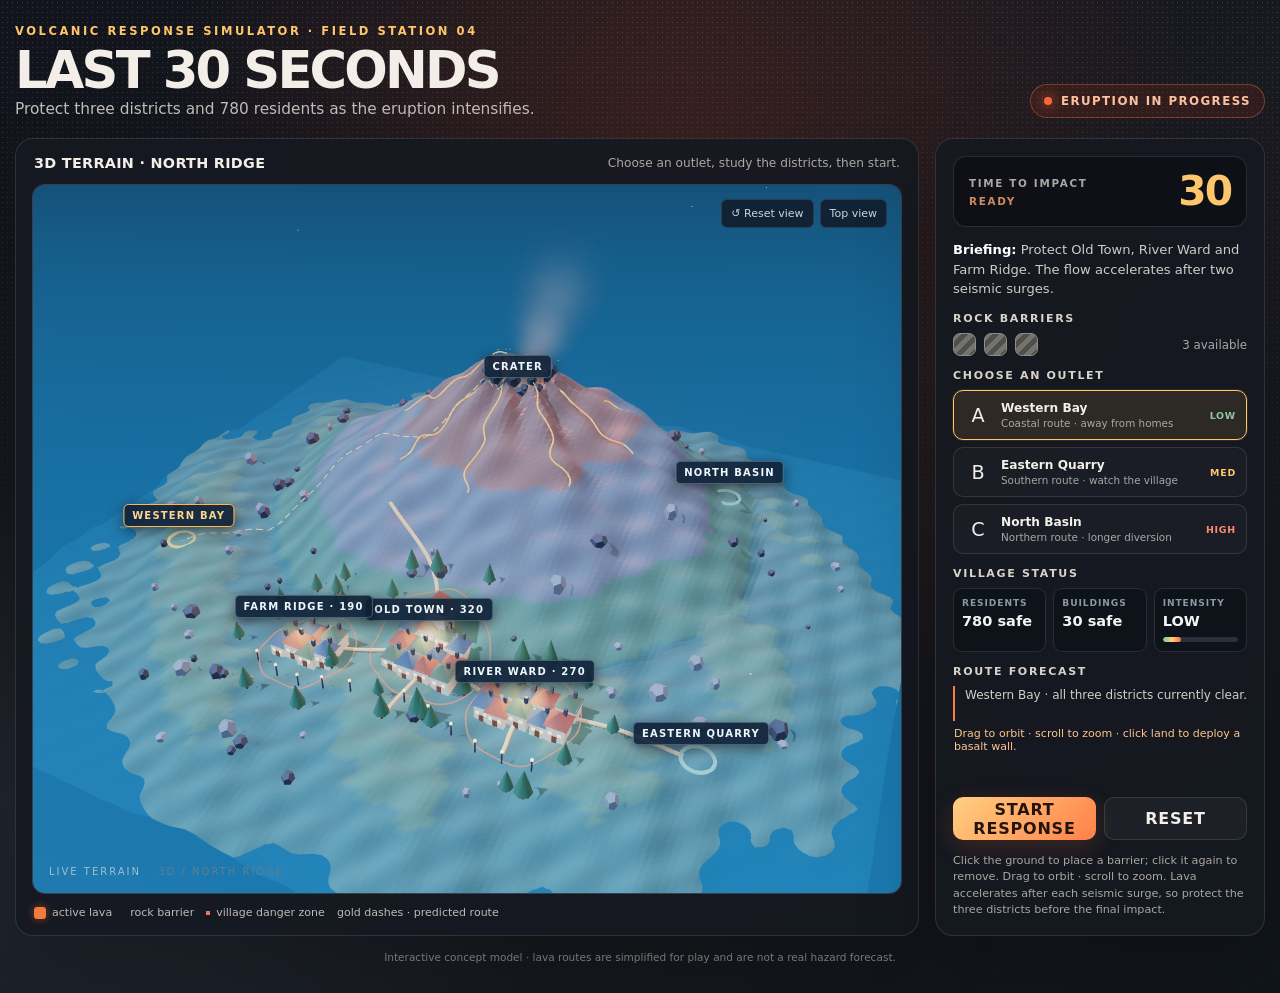
<file: index.html>
<!doctype html>
<html lang="en">
<head>
  <meta charset="utf-8">
  <meta name="viewport" content="width=device-width, initial-scale=1">
  <meta name="theme-color" content="#10131b">
  <title>Last 30 Seconds — Defend the Village</title>
  <style>
    :root {
      color-scheme: dark;
      --ink: #f3eee7;
      --muted: #aaa7a5;
      --panel: rgba(22, 25, 33, .9);
      --line: rgba(255, 239, 221, .12);
      --ember: #ff7b3e;
      --gold: #ffc56a;
      --green: #91c7a2;
      --blue: #91bbd2;
    }
    * { box-sizing: border-box; }
    body {
      margin: 0; min-height: 100vh; color: var(--ink);
      font-family: Inter, ui-sans-serif, system-ui, -apple-system, "Segoe UI", sans-serif;
      background:
        radial-gradient(ellipse at 53% 15%, rgba(126, 50, 34, .34), transparent 32rem),
        radial-gradient(ellipse at 8% 84%, rgba(50, 69, 86, .3), transparent 30rem),
        linear-gradient(155deg, #11141c 0%, #1b1b21 50%, #10151b 100%);
    }
    body::before {
      content: ""; position: fixed; inset: 0; pointer-events: none; opacity: .2;
      background-image: radial-gradient(#d6d0ca .6px, transparent .7px);
      background-size: 5px 5px; mask-image: linear-gradient(to bottom, black, transparent 75%);
    }
    button { font: inherit; }
    .shell { width: min(1540px, calc(100% - 30px)); margin: 0 auto; padding: 24px 0 30px; }
    header { display: flex; justify-content: space-between; align-items: end; gap: 24px; margin-bottom: 20px; }
    .eyebrow { color: var(--gold); font-size: .72rem; letter-spacing: .22em; text-transform: uppercase; font-weight: 800; }
    h1 { margin: 7px 0 5px; font-size: clamp(2rem, 4vw, 3.35rem); line-height: .98; letter-spacing: -.055em; }
    .subtitle { margin: 0; color: #c4bfba; font-size: .96rem; }
    .alert-chip { display: flex; align-items: center; gap: 9px; border: 1px solid rgba(255, 126, 76, .35); background: rgba(94, 39, 28, .35); color: #ffc3a0; border-radius: 999px; padding: 9px 13px; font-size: .74rem; letter-spacing: .12em; font-weight: 800; white-space: nowrap; }
    .pulse { width: 8px; height: 8px; border-radius: 50%; background: #ff6738; box-shadow: 0 0 13px #ff6738; animation: pulse 1.2s infinite; }
    @keyframes pulse { 50% { opacity: .35; transform: scale(.7); } }
    .layout { display: grid; grid-template-columns: minmax(0, 2.25fr) minmax(330px, .75fr); gap: 16px; align-items: stretch; }
    .layout > * { min-width: 0; }
    .panel { border: 1px solid var(--line); border-radius: 18px; background: var(--panel); box-shadow: 0 24px 80px rgba(0,0,0,.24); backdrop-filter: blur(12px); }
    .map-panel { padding: 16px; }
    .map-topline { display: flex; align-items: center; justify-content: space-between; gap: 10px; margin: 0 2px 13px; }
    .map-topline strong { font-size: .9rem; letter-spacing: .02em; }
    .map-topline span { color: var(--muted); font-size: .76rem; }
    .map-frame { position: relative; overflow: hidden; border: 1px solid rgba(226, 215, 200, .2); border-radius: 13px; background: #252a2e; isolation: isolate; }
    .map-frame::before { content: ""; position: absolute; inset: 0; z-index: -1; background: radial-gradient(ellipse at 49% 4%, rgba(255, 104, 48, .24), transparent 27%), linear-gradient(155deg, #4a4540 0%, #31383a 47%, #25363c 100%); }
    .map-frame::after { content: ""; position: absolute; inset: 0; z-index: 3; pointer-events: none; opacity: .2; background: repeating-radial-gradient(ellipse at 52% 4%, transparent 0 33px, rgba(255, 229, 184, .24) 34px 35px, transparent 36px 58px); }
    .map-legend { display: flex; flex-wrap: wrap; gap: 12px; padding: 12px 2px 0; color: #c0bbb6; font-size: .69rem; }
    .legend-item { display: inline-flex; align-items: center; gap: 6px; }
    .swatch { width: 12px; height: 12px; border-radius: 3px; background: #f27b3e; box-shadow: 0 0 8px rgba(255,107,50,.45); }
    .swatch-rock { background: repeating-linear-gradient(135deg, #777 0 3px, #4d4f4c 3px 6px); }
    .swatch-risk { background: transparent; border: 2px solid #fa6c64; }
    .side { padding: 17px; display: flex; flex-direction: column; gap: 13px; }
    .timer-card { display: flex; align-items: center; justify-content: space-between; padding: 14px 15px; background: rgba(8, 10, 14, .48); border: 1px solid var(--line); border-radius: 13px; }
    .timer-label { display: block; color: var(--muted); text-transform: uppercase; font-size: .65rem; letter-spacing: .16em; font-weight: 800; }
    .timer { font-variant-numeric: tabular-nums; font-size: 2.55rem; line-height: 1; letter-spacing: -.05em; font-weight: 850; color: var(--gold); }
    .timer.urgent { color: #ff7658; text-shadow: 0 0 18px rgba(255, 82, 54, .4); }
    .status { min-height: 48px; color: #d0cbc6; font-size: .82rem; line-height: 1.5; }
    .status strong { color: white; }
    .section-title { margin: 0 0 8px; color: #d8d2cb; font-size: .69rem; letter-spacing: .15em; text-transform: uppercase; font-weight: 800; }
    .rocks-row { display: flex; align-items: center; gap: 8px; }
    .rock-count { color: var(--muted); font-size: .74rem; margin-left: auto; }
    .rock-pip { width: 23px; height: 23px; border: 1px solid #8f8b85; border-radius: 7px; background: repeating-linear-gradient(135deg, #74736d 0 5px, #4d504d 5px 10px); }
    .rock-pip.used { opacity: .2; filter: grayscale(1); }
    .outlets { display: grid; gap: 7px; }
    .outlet-button { display: grid; grid-template-columns: 28px 1fr auto; gap: 9px; align-items: center; text-align: left; color: var(--ink); border: 1px solid var(--line); border-radius: 10px; background: rgba(255,255,255,.025); padding: 10px; cursor: pointer; transition: .2s; }
    .outlet-button:hover { border-color: rgba(255, 198, 106, .55); background: rgba(255,255,255,.055); }
    .outlet-button.selected { border-color: var(--gold); background: rgba(255, 184, 92, .1); box-shadow: 0 0 0 1px rgba(255, 184, 92, .1); }
    .outlet-icon { font-size: 1.2rem; text-align: center; }
    .outlet-name { display: block; font-size: .76rem; font-weight: 800; }
    .outlet-desc { display: block; margin-top: 2px; color: var(--muted); font-size: .65rem; }
    .risk-tag { color: var(--green); font-size: .59rem; font-weight: 800; text-transform: uppercase; letter-spacing: .08em; }
    .risk-tag.medium { color: var(--gold); }
    .risk-tag.high { color: #ff8a74; }
    .route-readout { border-left: 2px solid var(--ember); padding: 1px 0 1px 10px; color: #d4cec7; font-size: .75rem; line-height: 1.45; min-height: 35px; }
    .village-grid { display:grid; grid-template-columns:repeat(3,1fr); gap:7px; }
    .village-stat { padding:9px 8px; border:1px solid var(--line); border-radius:9px; background:rgba(8,14,22,.52); }
    .village-stat span { display:block; color:#8999a7; font-size:.57rem; letter-spacing:.1em; text-transform:uppercase; font-weight:800; }
    .village-stat strong { display:block; margin-top:4px; color:#eff6f3; font-size:.91rem; font-variant-numeric:tabular-nums; }
    .village-stat strong.warn { color:#ff9a72; }
    .intensity { height:5px; margin-top:8px; overflow:hidden; border-radius:99px; background:#27303b; }
    .intensity > i { display:block; width:18%; height:100%; border-radius:inherit; background:linear-gradient(90deg,#74c8b2,#ffd26e,#ff684b); transition:width .35s; }
    .controls { display: grid; grid-template-columns: 1fr 1fr; gap: 8px; margin-top: auto; }
    .primary, .secondary { min-height: 43px; border-radius: 10px; font-weight: 850; letter-spacing: .05em; cursor: pointer; transition: transform .15s, filter .15s; }
    .primary { border: 0; color: #25140e; background: linear-gradient(135deg, #ffd081, #ff8049); box-shadow: 0 7px 23px rgba(255, 110, 56, .18); }
    .secondary { border: 1px solid var(--line); color: var(--ink); background: rgba(255,255,255,.04); }
    .primary:hover, .secondary:hover { filter: brightness(1.12); transform: translateY(-1px); }
    .primary:disabled { opacity: .45; cursor: not-allowed; transform: none; }
    .help { margin: 0; color: #aaa7a2; font-size: .7rem; line-height: 1.45; }
    .result { display: none; border: 1px solid rgba(255, 197, 106, .3); border-radius: 13px; padding: 13px; background: rgba(255, 186, 93, .075); }
    .result.show { display: block; animation: rise .3s ease-out; }
    @keyframes rise { from { opacity: 0; transform: translateY(6px); } }
    .result-head { display: flex; justify-content: space-between; align-items: baseline; gap: 8px; }
    .result h2 { margin: 0; font-size: .86rem; }
    .score { color: var(--gold); font-size: 1.75rem; font-weight: 900; }
    .result p { margin: 7px 0 0; color: #d0cbc4; font-size: .73rem; line-height: 1.5; }
    .toast { min-height: 17px; margin: -7px 1px 0; color: #ffc58d; font-size: .69rem; }
    footer { margin-top: 15px; text-align: center; color: #888984; font-size: .66rem; }
    .sr-only { position: absolute; width: 1px; height: 1px; padding: 0; margin: -1px; overflow: hidden; clip: rect(0,0,0,0); white-space: nowrap; border: 0; }
    @media (min-width: 1000px) { .grid { grid-template-rows: repeat(8, minmax(44px, 1fr)); aspect-ratio: 10 / 8; } }
    @media (max-width: 850px) { .layout { grid-template-columns: 1fr; } .grid { grid-template-rows: repeat(8, minmax(37px, 8vw)); } .side { display: grid; grid-template-columns: 1fr 1fr; } .side > .timer-card, .side > .status, .side > .result, .side > .toast, .side > .controls, .side > .help { grid-column: 1 / -1; } }
    @media (max-width: 520px) { .shell { width: min(100% - 22px, 1280px); padding-top: 22px; } header { align-items: start; flex-direction: column; gap: 12px; } .map-panel { padding: 9px; } .grid { grid-template-rows: repeat(8, minmax(30px, 9vw)); } .marker-label { font-size: .42rem; } .side { display:flex; padding: 13px; gap: 12px; } .map-legend { gap: 8px; font-size: .62rem; } }
    @media (prefers-reduced-motion: reduce) { *, *::before, *::after { animation-duration: .01ms !important; animation-iteration-count: 1 !important; scroll-behavior: auto !important; } }
    .map-frame { height: min(770px, calc(100vh - 190px)); min-height:650px; background:#0c1b2d; }
    .map-frame::before,.map-frame::after { display:none; }
    #world { width:100%;height:100%;display:block;touch-action:none;cursor:crosshair; }
    #labels { position:absolute;inset:0;pointer-events:none;overflow:hidden; }
    .world-label { position:absolute;transform:translate(-50%,-100%);font-size:10px;font-weight:700;letter-spacing:1.2px;color:#edf7fb;background:#102237e8;border:1px solid #8cb4ca66;border-radius:5px;padding:5px 8px;white-space:nowrap;box-shadow:0 4px 14px #0008; }
    .world-label.active { color:#ffd391;border-color:#ffb84b; }
    .view-tools { position:absolute;top:14px;right:14px;display:flex;gap:6px; }
    .view-tools button { color:#c6d7e5;background:#111b29dd;border:1px solid #52657a66;border-radius:6px;padding:7px 9px;font-size:11px;cursor:pointer; }
    .scene-caption { position:absolute;bottom:16px;left:16px;font-size:10px;letter-spacing:2px;color:#a3beca; }
    .scene-caption span { color:#657c8b;margin-left:12px; }
    @media(max-width:850px) { .map-frame { height:590px; min-height:0; } }
    @media(max-width:520px) { .map-frame { height:450px; } .map-topline span { display:none; } }
  </style>
</head>
<body>
  <main class="shell">
    <header>
      <div>
        <div class="eyebrow">Volcanic response simulator · field station 04</div>
        <h1>LAST 30 SECONDS</h1>
        <p class="subtitle">Protect three districts and 780 residents as the eruption intensifies.</p>
      </div>
      <div class="alert-chip"><span class="pulse" aria-hidden="true"></span> ERUPTION IN PROGRESS</div>
    </header>

    <div class="layout">
      <section class="panel map-panel" aria-label="Volcano map">
        <div class="map-topline"><strong>3D TERRAIN · NORTH RIDGE</strong><span id="mapHint">Choose an outlet, then start the response.</span></div>
        <div class="map-frame" id="mapFrame">
          <canvas id="world" aria-label="3D volcano map. Drag to rotate; scroll to zoom; click terrain to place a barrier."></canvas>
          <div id="labels"></div>
          <div class="view-tools"><button id="viewReset">↺ Reset view</button><button id="viewTop">Top view</button></div>
          <div class="scene-caption">LIVE TERRAIN <span>3D / NORTH RIDGE</span></div>
        </div>
        <div class="map-legend" aria-label="Map legend">
          <span class="legend-item"><i class="swatch"></i> active lava</span>
          <span class="legend-item"><i class="swatch-rock"></i> rock barrier</span>
          <span class="legend-item"><i class="swatch-risk"></i> village danger zone</span>
          <span class="legend-item">gold dashes · predicted route</span>
        </div>
      </section>

      <aside class="panel side" aria-label="Game controls">
        <div class="timer-card">
          <div><span class="timer-label">Time to impact</span><span id="phaseLabel" class="timer-label" style="margin-top:6px;color:#d08a62">READY</span></div>
          <div class="timer" id="timer" aria-live="polite">30</div>
        </div>
        <div class="status" id="status" aria-live="polite"><strong>Briefing:</strong> The flow is moving downhill. Place up to three barriers and choose where to redirect it before the timer ends.</div>

        <section>
          <h2 class="section-title">Rock barriers</h2>
          <div class="rocks-row" id="rocksRow" aria-label="Three rock barriers available">
            <span class="rock-pip"></span><span class="rock-pip"></span><span class="rock-pip"></span>
            <span class="rock-count" id="rockCount">3 available</span>
          </div>
        </section>

        <section>
          <h2 class="section-title">Choose an outlet</h2>
          <div class="outlets">
            <button class="outlet-button selected" data-outlet="west"><span class="outlet-icon">A</span><span><span class="outlet-name">Western Bay</span><span class="outlet-desc">Coastal route · away from homes</span></span><span class="risk-tag">LOW</span></button>
            <button class="outlet-button" data-outlet="east"><span class="outlet-icon">B</span><span><span class="outlet-name">Eastern Quarry</span><span class="outlet-desc">Southern route · watch the village</span></span><span class="risk-tag medium">MED</span></button>
            <button class="outlet-button" data-outlet="north"><span class="outlet-icon">C</span><span><span class="outlet-name">North Basin</span><span class="outlet-desc">Northern route · longer diversion</span></span><span class="risk-tag high">HIGH</span></button>
          </div>
        </section>

        <section>
          <h2 class="section-title">Village status</h2>
          <div class="village-grid">
            <div class="village-stat"><span>Residents</span><strong id="residentCount">780 safe</strong></div>
            <div class="village-stat"><span>Buildings</span><strong id="buildingCount">30 safe</strong></div>
            <div class="village-stat"><span>Intensity</span><strong id="intensityText">LOW</strong><div class="intensity"><i id="intensityBar"></i></div></div>
          </div>
        </section>

        <section>
          <h2 class="section-title">Route forecast</h2>
          <div class="route-readout" id="routeReadout" aria-live="polite">Western Bay · route preview is ready.</div>
        </section>

        <section class="result" id="result" aria-live="polite">
          <div class="result-head"><h2 id="resultTitle">Village safety report</h2><div class="score"><span id="score">100</span><span style="font-size:.72rem"> / 100</span></div></div>
          <p id="resultText"></p>
        </section>
        <div class="toast" id="toast" role="status" aria-live="polite"></div>
        <div class="controls">
          <button class="primary" id="startBtn">START RESPONSE</button>
          <button class="secondary" id="resetBtn">RESET</button>
        </div>
        <p class="help">Click the ground to place a barrier; click it again to remove. Drag to orbit · scroll to zoom. Lava accelerates after each seismic surge, so protect the three districts before the final impact.</p>
      </aside>
    </div>
    <footer>Interactive concept model · lava routes are simplified for play and are not a real hazard forecast.</footer>
  </main>

  <script src="three.min.js"></script>
  <script src="game.js"></script>
</body>
</html>
</file>
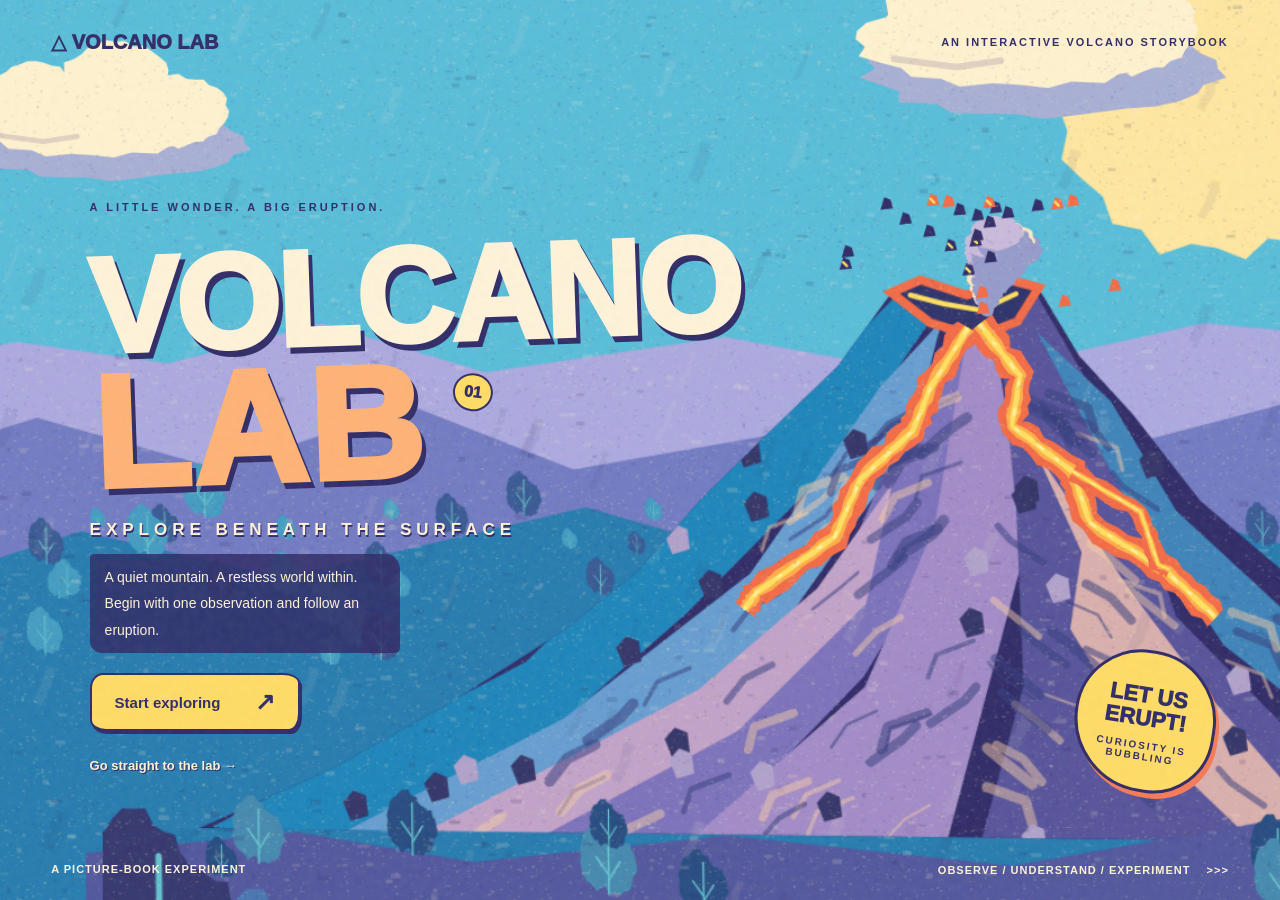
<file: volcano-lab/index.html>
<!doctype html>
<html lang="en">
<head>
  <meta charset="utf-8">
  <meta name="viewport" content="width=device-width, initial-scale=1">
  <meta name="theme-color" content="#58bdd9">
  <meta name="description" content="Adjust magma viscosity and gas content, trigger an eruption, and discover how volcanoes behave.">
  <title>Volcano Lab | Interactive Eruption Experiment</title>
  <link rel="stylesheet" href="storybook.css">
  <script src="js/model.js" defer></script>
  <script src="js/scene.js" defer></script>
  <script src="js/observer.js" defer></script>
  <script src="js/history.js" defer></script>
  <script src="js/app.js" defer></script>
  <script src="js/story.js" defer></script>
</head>
<body data-entry="opening" data-mode="opening">

  <section id="opening" class="opening" aria-labelledby="opening-title">
    <header class="opening-header"><a class="brand" href="index.html">△ VOLCANO LAB</a><span>AN INTERACTIVE VOLCANO STORYBOOK</span></header>
    <div class="opening-content"><p class="eyebrow">A LITTLE WONDER. A BIG ERUPTION.</p><h1 id="opening-title">VOLCANO<br><span>LAB</span><i>01</i></h1><p class="opening-cn">EXPLORE BENEATH THE SURFACE</p><p class="opening-lead">A quiet mountain. A restless world within.<br>Begin with one observation and follow an eruption.</p><button id="start-exploring" class="explore-button" type="button">Start exploring <span>↗</span></button><button id="skip-opening" class="quiet-button" type="button">Go straight to the lab →</button></div>
    <div class="opening-stamp">LET US<br>ERUPT!<span>CURIOSITY IS BUBBLING</span></div>
    <footer class="opening-footer"><span>A PICTURE-BOOK EXPERIMENT</span><span>OBSERVE / UNDERSTAND / EXPERIMENT　 >>> </span></footer>
  </section>
  <section id="cinematic" class="cinematic" hidden aria-label="Cinematic 2D volcano introduction">
    <header class="cinematic-header"><a class="brand" href="index.html">△ VOLCANO LAB</a><div><span class="eyebrow">FIELD CAMERA / <span id="camera-readout">FULL SCENE</span></span></div><div><button id="skip-tour" class="quiet-button" type="button">Start the lesson</button><button id="skip-intro" class="quiet-button" type="button">Skip introduction →</button></div></header>
    <section id="cg-dialogue" class="cg-dialogue" hidden aria-labelledby="dialogue-title"><div class="speaker"><strong>VL</strong><span>ROCKY · VOLCANO GUIDE<small>YOUR FIELD GUIDE</small></span><span id="dialogue-progress">01 / 05</span></div><div class="dialogue-copy" aria-live="polite" aria-atomic="true"><p id="chapter-tag" class="eyebrow"></p><h2 id="dialogue-title" tabindex="-1"></h2><p id="dialogue-text"></p></div><div class="dialogue-actions"><span>Click to reveal text · Enter / Space to continue · Esc to skip</span><button id="continue-dialogue" class="explore-button" type="button">Continue →</button></div></section>
    <div class="tour-note">TERRAIN → CRATER → MAGMA & GAS <span>2D VIEW / FIELD CAMERA</span></div>
  </section>
  <div class="shell">
    <header class="header">
      <a class="brand" href="./index.html" aria-label="Volcano Lab home"><span class="brand-icon" aria-hidden="true">△</span> VOLCANO LAB<span class="brand-divider"></span><span class="brand-cn">FIELD EXPERIMENT</span></a>
      <nav class="lab-nav" aria-label="Lab navigation"><a href="index.html">Back to opening</a><a id="replay-intro" href="index.html?step=lesson">Replay introduction</a></nav>
    </header>
    <main>
      <section class="intro" aria-labelledby="page-title">
        <div><p class="eyebrow">FIELD EXPERIMENT / 001 — MAGMA & GAS</p><h1 id="page-title" tabindex="-1">READ A <span>VOLCANO.</span></h1><p class="lead">Change magma viscosity and gas content to see how each eruption behaves.</p></div>
        <p class="intro-index"><span>01</span> SET INPUTS <b>→</b> <span>02</span> TRIGGER <b>→</b> <span>03</span> OBSERVE & EXPLAIN</p>
      </section>
      <div class="lab-grid">
        <section class="controls panel" aria-labelledby="controls-title">
          <div class="section-heading"><span class="eyebrow">INPUT</span><span class="tiny">TWO-VARIABLE EXPERIMENT</span></div>
          <h2 id="controls-title">Set your magma</h2>
          <p class="control-intro">Change one variable at a time to make patterns easier to spot.</p>
          <div class="parameter">
            <div class="parameter-top"><label for="viscosity">Magma viscosity</label><output id="viscosity-value" for="viscosity">40<span> / 100</span></output></div>
            <input id="viscosity" type="range" min="0" max="100" step="1" value="40" aria-describedby="viscosity-help viscosity-scale">
            <div class="range-labels" id="viscosity-scale"><span>0 · FLUID</span><strong id="viscosity-level">Medium viscosity</strong><span>100 · VERY STICKY</span></div>
            <p class="help" id="viscosity-help">Runny syrup or thick honey? Higher viscosity makes magma harder to move and gas harder to release.</p>
          </div>
          <div class="parameter gas-parameter">
            <div class="parameter-top"><label for="gas">Gas content</label><output id="gas-value" for="gas">40<span> / 100</span></output></div>
            <input id="gas" type="range" min="0" max="100" step="1" value="40" aria-describedby="gas-help gas-scale">
            <div class="range-labels" id="gas-scale"><span>0 · VERY LITTLE</span><strong id="gas-level">Medium gas</strong><span>100 · ABUNDANT</span></div>
            <p class="help" id="gas-help">Gas expands as magma rises. More gas can drive a stronger eruption.</p>
          </div>
          <p class="scale-note">Both controls use relative teaching indices from 0–100, not physical viscosity units or gas percentages.</p>
          <div class="comparison-presets" aria-label="Four typical input combinations"><button type="button" data-preset="15,15" aria-pressed="false" title="Low viscosity, low gas: gentle effusion">Gentle flow</button><button type="button" data-preset="15,85" aria-pressed="false" title="Low viscosity, high gas: lava fountains">Lava fountains</button><button type="button" data-preset="85,15" aria-pressed="false" title="High viscosity, low gas: near-vent buildup">Near-vent buildup</button><button type="button" data-preset="85,85" aria-pressed="false" title="High viscosity, high gas: explosive eruption">Explosive eruption</button></div>
          <div class="actions"><button id="trigger" class="trigger" type="button" aria-disabled="false"><span aria-hidden="true">↗</span> Trigger eruption</button><button id="reset" class="reset" type="button"><span aria-hidden="true">↺</span> Reset</button></div>
          <p id="notice" class="notice" role="status" aria-live="polite" aria-atomic="true">Ready. Trigger an eruption to observe your first results.</p>
        </section>
        <section class="observatory panel" aria-labelledby="scene-title">
          <div class="scene-top"><div><span class="eyebrow">LIVE VIEW</span><h2 id="scene-title">Eruption observatory</h2></div><span id="phase" class="phase"><i></i> Ready</span></div>
          <div class="scene-frame"><canvas id="volcano" width="1280" height="720" role="img" aria-label="Volcano teaching model with selectable views. No eruption yet; text results appear below after an eruption.">Experiment results are also provided as text.</canvas><div id="camera-notice" class="camera-notice" aria-live="polite"></div><div class="scene-caption"><span>HAND-PAINTED VOLCANO WORLD / NOT TO SCALE</span><span id="scene-state">SYSTEM READY</span></div></div>
          <p class="render-status" id="render-status" role="status">Preparing the 2D hand-painted scene…</p>
          <div class="observation-tools"><div class="tool-block"><h3 class="observation-title">Change view</h3><p class="tool-help">Move the camera smoothly without changing inputs.</p><div class="view-buttons" role="group" aria-label="Change the 2D observation view"><button type="button" data-view="front" aria-pressed="true">Full scene</button><button type="button" data-view="crater" aria-pressed="false">Crater close-up</button><button type="button" data-view="section" aria-pressed="false">Volcano cutaway</button></div></div><div class="tool-block"><h3 class="observation-title">Observe a feature</h3><p class="tool-help">Move closer and highlight the target; select again to refocus.</p><div class="part-buttons" role="group" aria-label="Observe volcano features"><button type="button" data-part="crater" aria-pressed="false" title="Zoom in on the crater and show an explanation">Crater</button><button type="button" data-part="ash" aria-pressed="false" title="Observe the ash cloud after an eruption">Ash cloud</button><button type="button" data-part="lava" aria-pressed="false" title="Observe lava flowing down gullies">Lava flow</button><button type="button" data-part="village" aria-pressed="false" title="Observe the foothill village, fields, and canals">Foothill village</button></div></div><button id="return-overview" class="return-overview" type="button">↙ Return to overview</button><p id="part-description" class="part-description" role="status">Choose a view or feature to begin observing. Ash and lava appear after the eruption starts.</p></div>
          <div class="scene-legend"><span><i class="key lava-key"></i> Active lava</span><span><i class="key ash-key"></i> Volcanic ash</span><span><i class="key ejecta-key"></i> Ejecta</span><span class="duration">PRESSURE BUILDS → ERUPTION → SETTLING</span></div>
          <div class="progress-track" role="progressbar" aria-label="Eruption progress" aria-valuemin="0" aria-valuemax="100" aria-valuenow="0" id="progress"><span></span></div>
        </section>
      </div>
      <section class="results" aria-labelledby="results-title" data-revealed="false">
        <div class="results-heading"><div class="section-heading"><span class="eyebrow">OUTPUT / OBSERVATIONS</span><h2 id="results-title">What does this eruption reveal?</h2></div><p id="result-context">Ready · Results appear after an eruption</p></div>
        <div class="metrics">
          <article class="metric"><span class="metric-label"><i class="metric-symbol">≈</i> Lava flow</span><p><strong id="flow-result">—</strong><span id="flow-unit">FLOW INDEX / 100</span></p><div class="meter"><span id="flow-meter"></span></div><small id="flow-description">How far can the lava spread?</small></article>
          <article class="metric"><span class="metric-label"><i class="metric-symbol">↑</i> Ash height</span><p><strong id="ash-result">—</strong><span>HEIGHT INDEX / 100</span></p><div class="meter"><span id="ash-meter"></span></div><small id="ash-description">How high does the ash column rise?</small></article>
          <article class="metric"><span class="metric-label"><i class="metric-symbol">ϟ</i> Eruption intensity</span><p><strong id="intensity-result">—</strong><span>INTENSITY INDEX / 100</span></p><div class="meter"><span id="intensity-meter"></span></div><small id="intensity-description">How active is the ejecta?</small></article>
          <article class="metric"><span class="metric-label"><i class="metric-symbol">◎</i> Hazard range</span><p><strong id="hazard-result">—</strong><span>RANGE INDEX / 100</span></p><div class="meter"><span id="hazard-meter"></span></div><small id="hazard-description">Combined effect of lava spread and explosive activity</small></article>
        </div>
        <article class="explanation" aria-labelledby="explanation-title"><div class="explanation-label"><span class="eyebrow">WHY IT HAPPENS</span><h3 id="explanation-title">Start with one observation</h3><span id="style-badge" class="style-badge">Awaiting eruption</span></div><div class="explanation-copy"><p id="explanation-text">Try one eruption with low viscosity and little gas, then raise both inputs. Notice: does lava traveling farther always mean a taller ash column?</p><p id="next-experiment" class="next-experiment">Experiment tip: change one variable at a time and hold the other steady.</p></div></article>
      </section>
      <article id="history-card" class="history-card" hidden aria-labelledby="history-heading"><div><p class="eyebrow">THEN & NOW / TEACHING ANALOGY</p><h2 id="history-heading">Historical eruption comparison</h2><div id="history-year" class="history-year"></div><p id="history-context"></p></div><div><h3 id="history-name"></h3><p id="history-summary"></p><p id="history-similarity" class="history-similarity"></p><p id="history-limits"></p><a id="history-source" target="_blank" rel="noopener noreferrer"></a><p class="history-caveat">This compares selected eruption behavior, not real scale or hazard range. Two sliders cannot explain a real volcano, and this simulation does not predict past or future events.</p></div></article>
      <aside class="model-note"><span class="note-icon" aria-hidden="true">i</span><p><strong>This is an exploration tool, not a volcano forecast.</strong> The animation and indices come from a simplified teaching model, not real distances, heights, or VEI levels. Real eruptions also depend on temperature, composition, terrain, wind, and more; illustrated boundaries are not safety lines. <a href="https://www.usgs.gov/faqs/how-do-volcanoes-erupt" target="_blank" rel="noopener noreferrer">Learn the science ↗</a></p></aside>
      <noscript><p class="noscript">Enable JavaScript to run the experiment. The page requires no installation or network connection.</p></noscript>
    </main>
    <footer><span>VOLCANO LAB <span class="footer-dot">/</span> MAKE HIDDEN PROCESSES VISIBLE.</span><span>OBSERVE · COMPARE · TRY AGAIN</span></footer>
  </div>
</body>
</html>
</file>
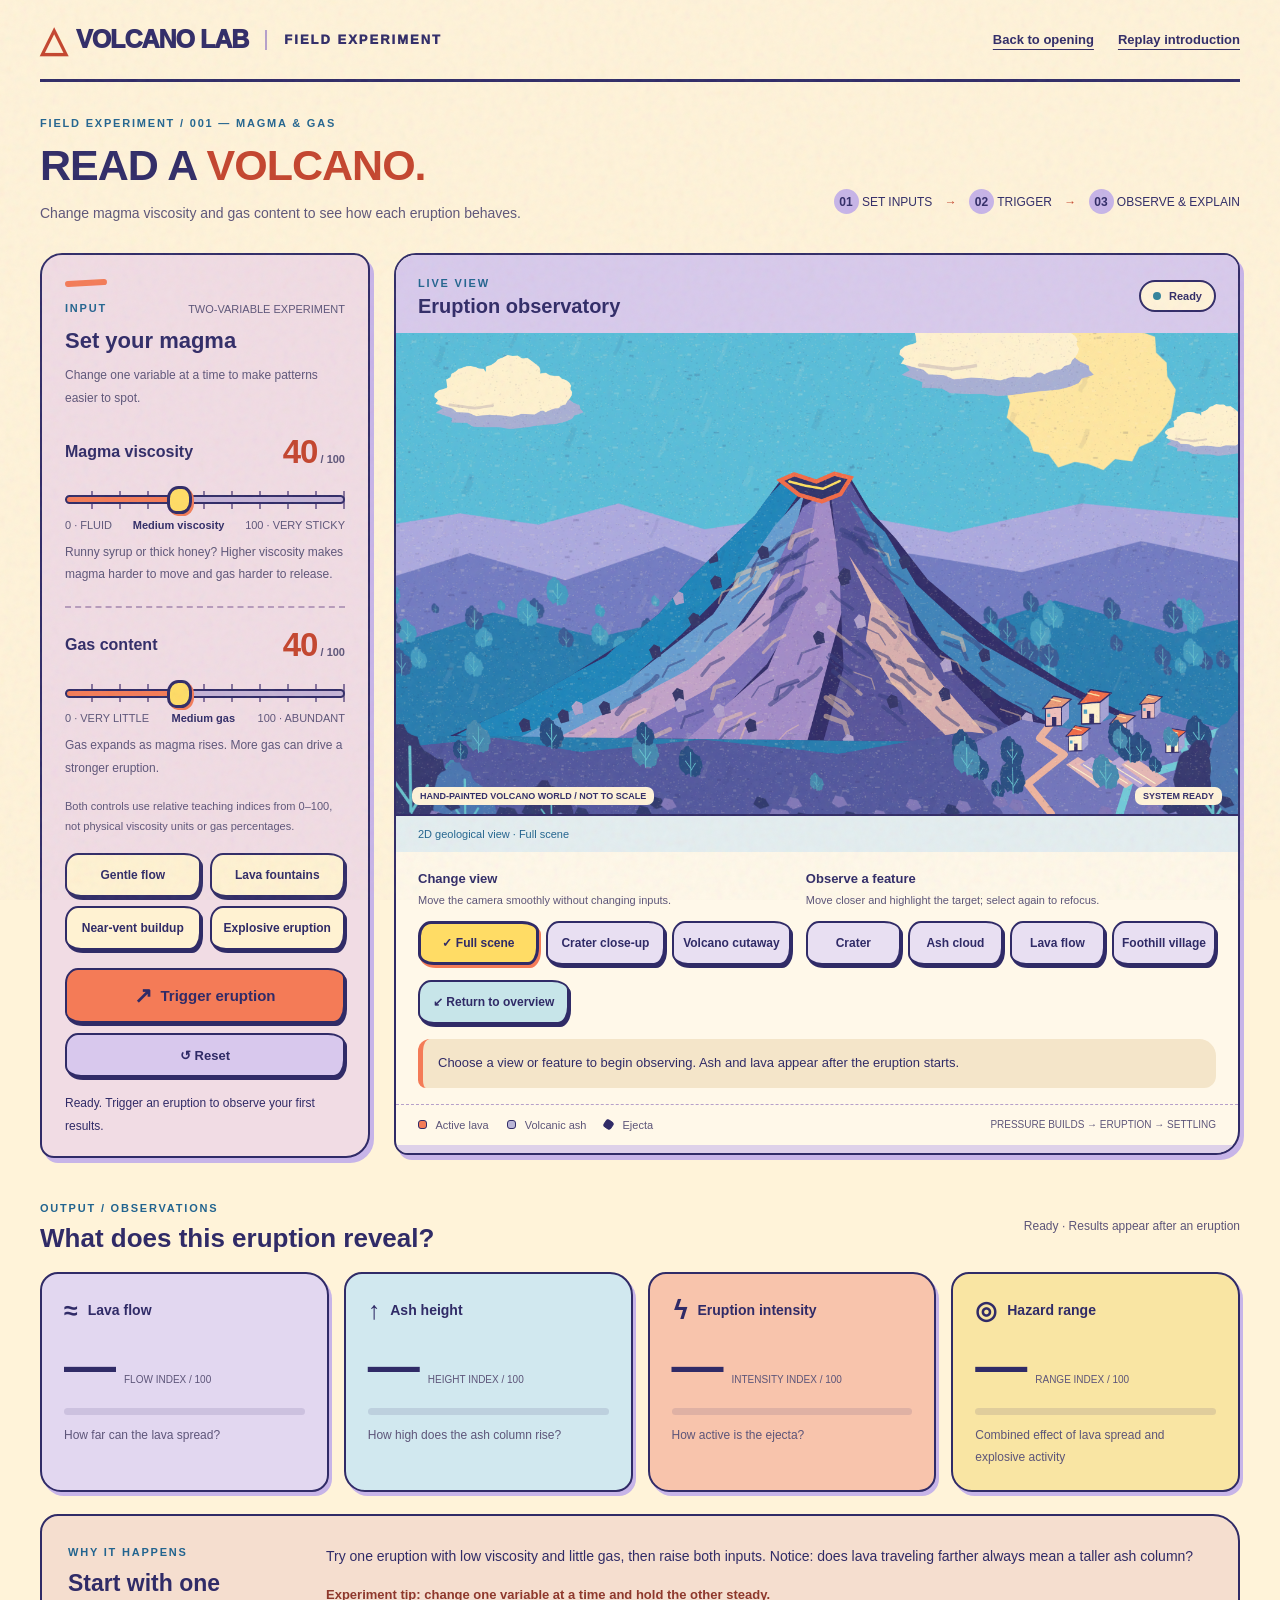
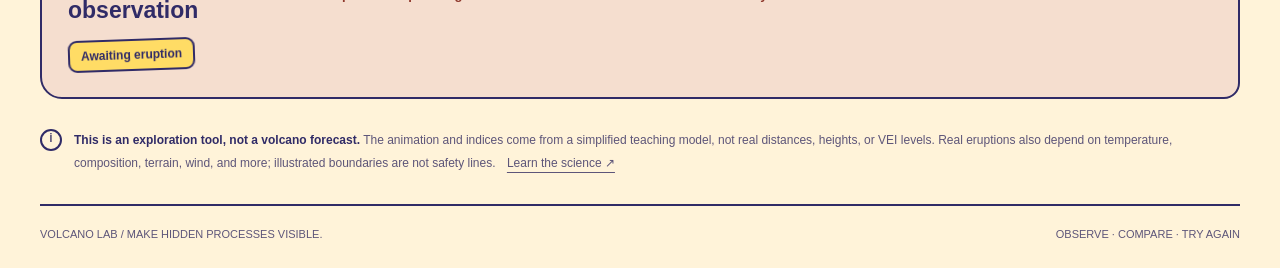
<file: volcano-lab/lab.html>
<!doctype html>
<html lang="en">
<head>
  <meta charset="utf-8">
  <meta name="viewport" content="width=device-width, initial-scale=1">
  <meta name="theme-color" content="#58bdd9">
  <meta name="description" content="Adjust magma viscosity and gas content, trigger an eruption, and discover how volcanoes behave.">
  <title>Volcano Lab | Interactive Eruption Experiment</title>
  <link rel="stylesheet" href="storybook.css">
  <script src="js/model.js" defer></script>
  <script src="js/scene.js" defer></script>
  <script src="js/observer.js" defer></script>
  <script src="js/history.js" defer></script>
  <script src="js/app.js" defer></script>
  <script src="js/story.js" defer></script>
</head>
<body data-entry="lab" data-mode="lab">

  <section id="opening" class="opening" aria-labelledby="opening-title">
    <header class="opening-header"><a class="brand" href="index.html">△ VOLCANO LAB</a><span>AN INTERACTIVE VOLCANO STORYBOOK</span></header>
    <div class="opening-content"><p class="eyebrow">A LITTLE WONDER. A BIG ERUPTION.</p><h1 id="opening-title">VOLCANO<br><span>LAB</span><i>01</i></h1><p class="opening-cn">EXPLORE BENEATH THE SURFACE</p><p class="opening-lead">A quiet mountain. A restless world within.<br>Begin with one observation and follow an eruption.</p><button id="start-exploring" class="explore-button" type="button">Start exploring <span>↗</span></button><button id="skip-opening" class="quiet-button" type="button">Go straight to the lab →</button></div>
    <div class="opening-stamp">LET US<br>ERUPT!<span>CURIOSITY IS BUBBLING</span></div>
    <footer class="opening-footer"><span>A PICTURE-BOOK EXPERIMENT</span><span>OBSERVE / UNDERSTAND / EXPERIMENT　 >>> </span></footer>
  </section>
  <section id="cinematic" class="cinematic" hidden aria-label="Cinematic 2D volcano introduction">
    <header class="cinematic-header"><a class="brand" href="index.html">△ VOLCANO LAB</a><div><span class="eyebrow">FIELD CAMERA / <span id="camera-readout">FULL SCENE</span></span></div><div><button id="skip-tour" class="quiet-button" type="button">Start the lesson</button><button id="skip-intro" class="quiet-button" type="button">Skip introduction →</button></div></header>
    <section id="cg-dialogue" class="cg-dialogue" hidden aria-labelledby="dialogue-title"><div class="speaker"><strong>VL</strong><span>ROCKY · VOLCANO GUIDE<small>YOUR FIELD GUIDE</small></span><span id="dialogue-progress">01 / 05</span></div><div class="dialogue-copy" aria-live="polite" aria-atomic="true"><p id="chapter-tag" class="eyebrow"></p><h2 id="dialogue-title" tabindex="-1"></h2><p id="dialogue-text"></p></div><div class="dialogue-actions"><span>Click to reveal text · Enter / Space to continue · Esc to skip</span><button id="continue-dialogue" class="explore-button" type="button">Continue →</button></div></section>
    <div class="tour-note">TERRAIN → CRATER → MAGMA & GAS <span>2D VIEW / FIELD CAMERA</span></div>
  </section>
  <div class="shell">
    <header class="header">
      <a class="brand" href="./index.html" aria-label="Volcano Lab home"><span class="brand-icon" aria-hidden="true">△</span> VOLCANO LAB<span class="brand-divider"></span><span class="brand-cn">FIELD EXPERIMENT</span></a>
      <nav class="lab-nav" aria-label="Lab navigation"><a href="index.html">Back to opening</a><a id="replay-intro" href="index.html?step=lesson">Replay introduction</a></nav>
    </header>
    <main>
      <section class="intro" aria-labelledby="page-title">
        <div><p class="eyebrow">FIELD EXPERIMENT / 001 — MAGMA & GAS</p><h1 id="page-title" tabindex="-1">READ A <span>VOLCANO.</span></h1><p class="lead">Change magma viscosity and gas content to see how each eruption behaves.</p></div>
        <p class="intro-index"><span>01</span> SET INPUTS <b>→</b> <span>02</span> TRIGGER <b>→</b> <span>03</span> OBSERVE & EXPLAIN</p>
      </section>
      <div class="lab-grid">
        <section class="controls panel" aria-labelledby="controls-title">
          <div class="section-heading"><span class="eyebrow">INPUT</span><span class="tiny">TWO-VARIABLE EXPERIMENT</span></div>
          <h2 id="controls-title">Set your magma</h2>
          <p class="control-intro">Change one variable at a time to make patterns easier to spot.</p>
          <div class="parameter">
            <div class="parameter-top"><label for="viscosity">Magma viscosity</label><output id="viscosity-value" for="viscosity">40<span> / 100</span></output></div>
            <input id="viscosity" type="range" min="0" max="100" step="1" value="40" aria-describedby="viscosity-help viscosity-scale">
            <div class="range-labels" id="viscosity-scale"><span>0 · FLUID</span><strong id="viscosity-level">Medium viscosity</strong><span>100 · VERY STICKY</span></div>
            <p class="help" id="viscosity-help">Runny syrup or thick honey? Higher viscosity makes magma harder to move and gas harder to release.</p>
          </div>
          <div class="parameter gas-parameter">
            <div class="parameter-top"><label for="gas">Gas content</label><output id="gas-value" for="gas">40<span> / 100</span></output></div>
            <input id="gas" type="range" min="0" max="100" step="1" value="40" aria-describedby="gas-help gas-scale">
            <div class="range-labels" id="gas-scale"><span>0 · VERY LITTLE</span><strong id="gas-level">Medium gas</strong><span>100 · ABUNDANT</span></div>
            <p class="help" id="gas-help">Gas expands as magma rises. More gas can drive a stronger eruption.</p>
          </div>
          <p class="scale-note">Both controls use relative teaching indices from 0–100, not physical viscosity units or gas percentages.</p>
          <div class="comparison-presets" aria-label="Four typical input combinations"><button type="button" data-preset="15,15" aria-pressed="false" title="Low viscosity, low gas: gentle effusion">Gentle flow</button><button type="button" data-preset="15,85" aria-pressed="false" title="Low viscosity, high gas: lava fountains">Lava fountains</button><button type="button" data-preset="85,15" aria-pressed="false" title="High viscosity, low gas: near-vent buildup">Near-vent buildup</button><button type="button" data-preset="85,85" aria-pressed="false" title="High viscosity, high gas: explosive eruption">Explosive eruption</button></div>
          <div class="actions"><button id="trigger" class="trigger" type="button" aria-disabled="false"><span aria-hidden="true">↗</span> Trigger eruption</button><button id="reset" class="reset" type="button"><span aria-hidden="true">↺</span> Reset</button></div>
          <p id="notice" class="notice" role="status" aria-live="polite" aria-atomic="true">Ready. Trigger an eruption to observe your first results.</p>
        </section>
        <section class="observatory panel" aria-labelledby="scene-title">
          <div class="scene-top"><div><span class="eyebrow">LIVE VIEW</span><h2 id="scene-title">Eruption observatory</h2></div><span id="phase" class="phase"><i></i> Ready</span></div>
          <div class="scene-frame"><canvas id="volcano" width="1280" height="720" role="img" aria-label="Volcano teaching model with selectable views. No eruption yet; text results appear below after an eruption.">Experiment results are also provided as text.</canvas><div id="camera-notice" class="camera-notice" aria-live="polite"></div><div class="scene-caption"><span>HAND-PAINTED VOLCANO WORLD / NOT TO SCALE</span><span id="scene-state">SYSTEM READY</span></div></div>
          <p class="render-status" id="render-status" role="status">Preparing the 2D hand-painted scene…</p>
          <div class="observation-tools"><div class="tool-block"><h3 class="observation-title">Change view</h3><p class="tool-help">Move the camera smoothly without changing inputs.</p><div class="view-buttons" role="group" aria-label="Change the 2D observation view"><button type="button" data-view="front" aria-pressed="true">Full scene</button><button type="button" data-view="crater" aria-pressed="false">Crater close-up</button><button type="button" data-view="section" aria-pressed="false">Volcano cutaway</button></div></div><div class="tool-block"><h3 class="observation-title">Observe a feature</h3><p class="tool-help">Move closer and highlight the target; select again to refocus.</p><div class="part-buttons" role="group" aria-label="Observe volcano features"><button type="button" data-part="crater" aria-pressed="false" title="Zoom in on the crater and show an explanation">Crater</button><button type="button" data-part="ash" aria-pressed="false" title="Observe the ash cloud after an eruption">Ash cloud</button><button type="button" data-part="lava" aria-pressed="false" title="Observe lava flowing down gullies">Lava flow</button><button type="button" data-part="village" aria-pressed="false" title="Observe the foothill village, fields, and canals">Foothill village</button></div></div><button id="return-overview" class="return-overview" type="button">↙ Return to overview</button><p id="part-description" class="part-description" role="status">Choose a view or feature to begin observing. Ash and lava appear after the eruption starts.</p></div>
          <div class="scene-legend"><span><i class="key lava-key"></i> Active lava</span><span><i class="key ash-key"></i> Volcanic ash</span><span><i class="key ejecta-key"></i> Ejecta</span><span class="duration">PRESSURE BUILDS → ERUPTION → SETTLING</span></div>
          <div class="progress-track" role="progressbar" aria-label="Eruption progress" aria-valuemin="0" aria-valuemax="100" aria-valuenow="0" id="progress"><span></span></div>
        </section>
      </div>
      <section class="results" aria-labelledby="results-title" data-revealed="false">
        <div class="results-heading"><div class="section-heading"><span class="eyebrow">OUTPUT / OBSERVATIONS</span><h2 id="results-title">What does this eruption reveal?</h2></div><p id="result-context">Ready · Results appear after an eruption</p></div>
        <div class="metrics">
          <article class="metric"><span class="metric-label"><i class="metric-symbol">≈</i> Lava flow</span><p><strong id="flow-result">—</strong><span id="flow-unit">FLOW INDEX / 100</span></p><div class="meter"><span id="flow-meter"></span></div><small id="flow-description">How far can the lava spread?</small></article>
          <article class="metric"><span class="metric-label"><i class="metric-symbol">↑</i> Ash height</span><p><strong id="ash-result">—</strong><span>HEIGHT INDEX / 100</span></p><div class="meter"><span id="ash-meter"></span></div><small id="ash-description">How high does the ash column rise?</small></article>
          <article class="metric"><span class="metric-label"><i class="metric-symbol">ϟ</i> Eruption intensity</span><p><strong id="intensity-result">—</strong><span>INTENSITY INDEX / 100</span></p><div class="meter"><span id="intensity-meter"></span></div><small id="intensity-description">How active is the ejecta?</small></article>
          <article class="metric"><span class="metric-label"><i class="metric-symbol">◎</i> Hazard range</span><p><strong id="hazard-result">—</strong><span>RANGE INDEX / 100</span></p><div class="meter"><span id="hazard-meter"></span></div><small id="hazard-description">Combined effect of lava spread and explosive activity</small></article>
        </div>
        <article class="explanation" aria-labelledby="explanation-title"><div class="explanation-label"><span class="eyebrow">WHY IT HAPPENS</span><h3 id="explanation-title">Start with one observation</h3><span id="style-badge" class="style-badge">Awaiting eruption</span></div><div class="explanation-copy"><p id="explanation-text">Try one eruption with low viscosity and little gas, then raise both inputs. Notice: does lava traveling farther always mean a taller ash column?</p><p id="next-experiment" class="next-experiment">Experiment tip: change one variable at a time and hold the other steady.</p></div></article>
      </section>
      <article id="history-card" class="history-card" hidden aria-labelledby="history-heading"><div><p class="eyebrow">THEN & NOW / TEACHING ANALOGY</p><h2 id="history-heading">Historical eruption comparison</h2><div id="history-year" class="history-year"></div><p id="history-context"></p></div><div><h3 id="history-name"></h3><p id="history-summary"></p><p id="history-similarity" class="history-similarity"></p><p id="history-limits"></p><a id="history-source" target="_blank" rel="noopener noreferrer"></a><p class="history-caveat">This compares selected eruption behavior, not real scale or hazard range. Two sliders cannot explain a real volcano, and this simulation does not predict past or future events.</p></div></article>
      <aside class="model-note"><span class="note-icon" aria-hidden="true">i</span><p><strong>This is an exploration tool, not a volcano forecast.</strong> The animation and indices come from a simplified teaching model, not real distances, heights, or VEI levels. Real eruptions also depend on temperature, composition, terrain, wind, and more; illustrated boundaries are not safety lines. <a href="https://www.usgs.gov/faqs/how-do-volcanoes-erupt" target="_blank" rel="noopener noreferrer">Learn the science ↗</a></p></aside>
      <noscript><p class="noscript">Enable JavaScript to run the experiment. The page requires no installation or network connection.</p></noscript>
    </main>
    <footer><span>VOLCANO LAB <span class="footer-dot">/</span> MAKE HIDDEN PROCESSES VISIBLE.</span><span>OBSERVE · COMPARE · TRY AGAIN</span></footer>
  </div>
</body>
</html>
</file>
<file: volcano-lab/storybook.css>
@charset "UTF-8";
:root{--paper:#fff3d9;--ink:#302b67;--blue:#22648f;--red:#c4442d;--coral:#f47b57;--yellow:#ffdc65;--lavender:#c7b4e8;--line:#b6a0ca;--gray:#5d5579;--mono:"Segoe UI","Microsoft YaHei",sans-serif;font-family:"Segoe UI","Microsoft YaHei",sans-serif;color:var(--ink);background:var(--paper);color-scheme:light}
*{box-sizing:border-box}body{margin:0;background:var(--paper)}
body:after{content:"";position:fixed;inset:0;z-index:30;pointer-events:none;opacity:.28;background-image:url("data:image/svg+xml,%3Csvg viewBox='0 0 160 160' xmlns='http://www.w3.org/2000/svg'%3E%3Cfilter id='n'%3E%3CfeTurbulence type='fractalNoise' baseFrequency='.73' numOctaves='3' stitchTiles='stitch'/%3E%3C/filter%3E%3Crect width='100%25' height='100%25' opacity='.24' filter='url(%23n)'/%3E%3C/svg%3E")}
[hidden]{display:none!important}button,input{font:inherit}button,a,input{-webkit-tap-highlight-color:transparent}a{color:inherit;text-underline-offset:5px}a:hover{color:var(--red)}h1,h2,h3,p{margin-top:0}h1,h2,h3{font-weight:900}h1:focus,h2:focus{outline:none}button{position:relative;cursor:pointer;min-height:44px;padding:11px 15px;border:2px solid var(--ink);border-radius:13px 17px 11px 16px/15px 10px 17px 11px;background:var(--paper);color:var(--ink);font-size:14px;font-weight:700;box-shadow:2px 3px 0 var(--ink);transition:transform .16s,background .16s,box-shadow .16s}button:hover{background:var(--yellow);transform:translate(-1px,-2px);box-shadow:3px 5px var(--ink)}button:active{transform:translate(2px,3px);box-shadow:0 0 var(--ink);background:#f7b899}button[aria-pressed=true]{background:var(--yellow);border:3px solid var(--ink);box-shadow:2px 3px var(--coral)}button[aria-pressed=true]:before{content:'✓ ';font-weight:900}button:disabled,button[aria-disabled=true]{cursor:wait;color:#635f72;background:#d8cde0;border-color:#8c819d;box-shadow:none;transform:none}button:focus-visible,input:focus-visible,a:focus-visible{outline:3px solid #176594;outline-offset:5px}.eyebrow{font-size:11px;letter-spacing:1.8px;line-height:1.7;font-weight:800;color:var(--blue);margin:0}h2{font-size:22px;margin:10px 0}.shell{max-width:1540px;margin:auto;padding:0 40px}.header{display:flex;align-items:center;justify-content:space-between;gap:24px;min-height:82px;border-bottom:3px solid var(--ink)}.brand{display:flex;align-items:center;gap:10px;text-decoration:none;font-weight:950;font-size:25px;letter-spacing:-1px}.brand-icon{color:var(--red);font-size:35px}.brand-divider{height:20px;width:2px;background:var(--line);margin:0 7px}.brand-cn{font-size:13px;letter-spacing:2px}.lab-nav{display:flex;gap:24px;font-size:13px;font-weight:700}.intro{padding:32px 0 27px;display:flex;justify-content:space-between;align-items:end;gap:22px}.intro h1{font-size:43px;letter-spacing:-1px;margin:8px 0 10px}.intro h1 span{color:var(--red)}.lead{font-size:14px;color:var(--gray);line-height:1.9;margin:0}.intro-index{font-size:12px;white-space:nowrap}.intro-index span{display:inline-flex;border-radius:50%;background:var(--lavender);width:25px;height:25px;align-items:center;justify-content:center;font-weight:900}.intro-index b{margin:0 9px;color:var(--red)}
.lab-grid{display:grid;grid-template-columns:330px minmax(0,1fr);gap:24px;align-items:start}.panel{min-width:0;border:2px solid var(--ink);border-radius:22px 16px 24px 14px;overflow:hidden;background:#fff8e9;box-shadow:4px 5px 0 #c7b4e8}.controls{padding:25px 23px 18px;position:relative;background:#f1dce4}.controls:before{content:'';display:block;width:42px;height:6px;background:var(--coral);margin-bottom:13px;transform:rotate(-3deg);border-radius:9px}.section-heading{display:flex;align-items:center;justify-content:space-between;gap:14px}.tiny{font-size:11px;color:var(--gray)}.control-intro{font-size:12px;color:var(--gray);line-height:1.9;margin-bottom:0}.parameter{margin-top:23px}.parameter-top{display:flex;align-items:center;justify-content:space-between;gap:10px}label{font-size:16px;font-weight:850}label small{display:block;font-size:10px;letter-spacing:1.2px;margin-top:5px;color:var(--gray)}output{font-size:33px;font-weight:900;color:var(--red);letter-spacing:-1px}output span{font-size:11px;color:var(--gray);letter-spacing:0}input[type=range]{appearance:none;width:100%;height:30px;display:block;cursor:pointer;margin:14px 0 4px;background:repeating-linear-gradient(90deg,transparent 0,transparent calc(10% - 2px),#85719c calc(10% - 2px),#85719c 10%) center/100% 18px no-repeat}input[type=range]::-webkit-slider-runnable-track{height:9px;background:linear-gradient(to right,var(--coral) var(--value,40%),#c5b3d6 var(--value,40%));border:2px solid var(--ink);border-radius:8px}input[type=range]::-webkit-slider-thumb{appearance:none;width:25px;height:28px;margin-top:-11px;border:3px solid var(--ink);background:var(--yellow);border-radius:45% 40% 44% 36%;box-shadow:2px 2px var(--coral)}input[type=range]::-moz-range-track{height:6px;background:#c5b3d6;border:2px solid var(--ink);border-radius:8px}input[type=range]::-moz-range-progress{background:var(--coral);height:6px}input[type=range]::-moz-range-thumb{width:22px;height:25px;border:3px solid var(--ink);background:var(--yellow);border-radius:40%}input:disabled{opacity:.45;cursor:wait}.range-labels{display:flex;justify-content:space-between;gap:8px;font-size:11px;color:var(--gray)}.range-labels strong{color:var(--ink)}.help{font-size:12px;line-height:1.9;color:var(--gray);margin:10px 0 0}.gas-parameter{border-top:2px dashed #b69abb;padding-top:18px;margin-top:20px}.scale-note{font-size:11px;line-height:1.8;margin:17px 0;color:var(--gray)}.comparison-presets{display:grid;grid-template-columns:1fr 1fr;gap:9px;margin-bottom:18px}.comparison-presets button{font-size:12px;padding:9px 5px;background:#fff2d2}.comparison-presets button[aria-pressed=true]{background:var(--yellow)}.actions{display:grid;gap:10px}.trigger,.explore-button{background:var(--coral);font-weight:900}.trigger{display:flex;justify-content:center;align-items:center;flex-wrap:wrap;gap:8px;min-height:55px;font-size:15px}.trigger>span{font-size:22px}.trigger small{font-size:11px}.reset{background:#d8c8ed;font-size:13px}.notice{font-size:12px;line-height:1.9;min-height:45px;margin:15px 0 0;color:var(--ink)}
.scene-top{padding:18px 22px 15px;display:flex;align-items:center;justify-content:space-between;gap:14px;background:#d8caec}.scene-top h2{margin:2px 0 0;font-size:20px}.phase{padding:8px 12px;background:var(--paper);border:2px solid var(--ink);border-radius:20px;font-size:11px;display:flex;align-items:center;gap:8px;white-space:nowrap;font-weight:700}.phase i{width:8px;height:8px;border-radius:50%;background:#31839b}.phase.running{background:var(--yellow)}.phase.running i{background:var(--red);animation:blink 1s steps(2) infinite}.scene-frame{position:relative;overflow:hidden;isolation:isolate;background:#58bdd9}.scene-frame canvas{display:block;width:100%;height:auto;aspect-ratio:7/4}.scene-caption{position:absolute;bottom:9px;left:16px;right:16px;display:flex;justify-content:space-between;gap:10px;pointer-events:none;font-size:9px}.scene-caption span{background:var(--paper);padding:4px 8px;border-radius:7px;font-weight:700}.render-status{font-size:11px;padding:12px 22px;margin:0;background:#e4eef0;color:var(--blue);border-top:2px solid var(--ink)}.camera-notice{position:absolute;left:50%;top:16px;transform:translateX(-50%);opacity:0;pointer-events:none;background:var(--yellow);border:2px solid var(--ink);border-radius:12px;padding:8px 14px;font-size:12px;font-weight:700;transition:opacity .2s}.camera-notice.visible{opacity:1}.observation-tools{display:grid;grid-template-columns:1fr 1.1fr;gap:15px;padding:19px 22px 16px}.observation-title{font-size:13px;margin:0 0 5px}.tool-help{font-size:11px;color:var(--gray);line-height:1.8;margin:0 0 10px}.view-buttons,.part-buttons{display:flex;flex-wrap:wrap;gap:7px}.view-buttons button,.part-buttons button{flex:1;white-space:nowrap;padding:9px 8px;font-size:12px;min-height:44px;background:#e8dff2}.view-buttons button[aria-pressed=true],.part-buttons button[aria-pressed=true]{background:var(--yellow)}.return-overview{grid-column:1/-1;justify-self:start;font-size:12px;padding:8px 13px;background:#c7e5e9}.part-description{grid-column:1/-1;background:#f4e5c9;border-radius:12px 17px 12px 8px;border-left:5px solid var(--coral);padding:12px 15px;font-size:13px;line-height:1.9;margin:0}.scene-legend{display:flex;flex-wrap:wrap;gap:18px;border-top:1px dashed var(--line);padding:14px 22px;font-size:11px;color:var(--gray)}.key{width:9px;height:9px;display:inline-block;background:var(--coral);margin-right:6px;border:1px solid var(--ink);border-radius:3px}.ash-key{background:#bab5d6}.ejecta-key{background:var(--ink);transform:rotate(35deg)}.duration{margin-left:auto;font-size:10px}.progress-track{height:8px;background:#ded1e9}.progress-track>span{display:block;width:0;height:100%;background:var(--coral)}
.results{margin-top:40px}.results-heading{display:flex;justify-content:space-between;align-items:center;gap:20px;margin-bottom:18px}.results-heading .section-heading{display:block}.results-heading h2{font-size:26px;margin:5px 0 0}.results-heading>p{font-size:12px;color:var(--gray);margin:0}.metrics{display:grid;grid-template-columns:repeat(4,1fr);gap:15px}.metric{border:2px solid var(--ink);padding:22px;border-radius:18px 23px 17px 21px;box-shadow:3px 4px #c7b4e8;background:#e2d7f0}.metric:nth-child(2){background:#d1e8ef}.metric:nth-child(3){background:#f8c4ac}.metric:nth-child(4){background:#f9e5a3}.metric-label{display:flex;align-items:center;gap:10px;font-size:14px;font-weight:800}.metric-symbol{font-style:normal;font-size:25px}.metric p{display:flex;align-items:baseline;flex-wrap:wrap;gap:10px;margin:9px 0 12px}.metric strong{font-size:52px;letter-spacing:-2px;line-height:1.2}.metric p>span{font-size:10px;color:var(--gray)}.metric small{font-size:12px;color:var(--gray);line-height:1.8}.meter{height:7px;margin-bottom:10px;background:#302b6720;border-radius:6px;overflow:hidden}.meter>span{display:block;height:100%;width:0;background:var(--ink);transition:width .4s}.explanation{display:grid;grid-template-columns:230px 1fr;gap:28px;padding:26px;margin-top:22px;background:#f5decf;border:2px solid var(--ink);border-radius:18px 27px 16px 22px}.explanation h3{font-size:23px;margin:8px 0 15px}.style-badge{display:inline-block;padding:7px 11px;border:2px solid var(--ink);border-radius:9px;background:var(--yellow);font-size:12px;font-weight:800;transform:rotate(-2deg)}.explanation-copy p{font-size:14px;line-height:2;margin:0}.explanation-copy .next-experiment{margin-top:12px;color:#8e382c;font-size:13px;font-weight:700}.history-card{display:grid;grid-template-columns:260px 1fr;gap:36px;border:2px solid var(--ink);border-radius:24px 17px 23px 16px;padding:30px;margin-top:26px;background:#d9d1ec;box-shadow:4px 5px #f3b59a}.history-card h2{font-size:23px}.history-year{font-size:45px;font-weight:950;color:var(--ink)}.history-card h3{font-size:25px;margin:4px 0 16px}.history-card p{font-size:13px;line-height:1.95;margin:9px 0}.history-card a{font-size:13px;color:#174c7f;font-weight:800}.history-similarity{border-left:4px solid var(--coral);padding:8px 15px;background:#fff2d68c;border-radius:5px 13px 9px 3px}.history-card .history-caveat{font-size:12px;color:var(--gray)}.model-note{display:flex;gap:12px;margin:30px 0;color:var(--gray)}.note-icon{border:2px solid var(--ink);border-radius:50%;width:22px;height:22px;text-align:center;flex-shrink:0;font-size:12px;font-weight:900}.model-note p{font-size:12px;line-height:1.9;margin:0}.model-note strong{color:var(--ink)}.model-note a{margin-left:8px}.shell>footer{display:flex;justify-content:space-between;gap:22px;border-top:2px solid var(--ink);padding:22px 0 28px;font-size:11px;color:var(--gray)}
/* A single canvas travels from the illustrated cover through the lesson into the lab. */
.opening{position:fixed;inset:0;z-index:4;pointer-events:none}.opening>*{pointer-events:auto}.opening-header{position:absolute;top:30px;left:4%;right:4%;display:flex;justify-content:space-between;align-items:center;gap:20px}.opening-header .brand{font-size:20px;color:var(--ink);letter-spacing:0}.opening-header>span{font-size:11px;letter-spacing:2px;font-weight:800;color:var(--ink)}.opening-content{position:absolute;top:22%;left:7%;width:min(550px,45%)}.opening-content>.eyebrow{color:var(--ink);letter-spacing:3px;font-size:11px}.opening-content h1{font-family:Impact,"Arial Black",sans-serif;font-size:clamp(86px,10.5vw,160px);font-weight:950;line-height:.87;letter-spacing:-3px;margin:23px 0;color:var(--paper);text-shadow:4px 6px 0 var(--ink);transform:rotate(-2deg)}.opening-content h1 span{color:#ffb276;letter-spacing:2px;font-size:1.18em}.opening-content h1 i{display:inline-block;vertical-align:top;font-size:16px;font-family:var(--mono);font-style:normal;color:var(--ink);background:var(--yellow);border:2px solid var(--ink);padding:10px 9px;letter-spacing:0;margin:20px 0 0 30px;text-shadow:none;transform:rotate(9deg);border-radius:50%}.opening-cn{font-weight:850;letter-spacing:5px;font-size:17px;color:var(--paper);text-shadow:1px 2px var(--ink);margin:25px 0 14px}.opening-lead{font-size:14px;line-height:1.9;color:var(--paper);max-width:310px;background:#302b67d9;border-radius:4px 15px 5px 12px;padding:10px 15px;margin:0 0 20px}.explore-button{display:inline-flex;justify-content:space-between;align-items:center;gap:35px;min-width:190px;min-height:54px;font-size:15px;padding:13px 23px;background:var(--yellow)}.explore-button>span{font-size:24px}.quiet-button{font-size:13px;border:0;background:transparent;box-shadow:none;padding:9px 12px;min-height:44px}.quiet-button:hover{transform:none;box-shadow:none;background:#fff2d562;text-decoration:underline}.opening-content>.quiet-button{display:block;color:var(--paper);margin-top:12px;font-weight:800;padding-left:0;text-shadow:1px 1px var(--ink)}.opening-stamp{position:absolute;right:5%;bottom:12%;width:142px;height:142px;border-radius:48% 51% 44% 54%;padding:31px 13px;text-align:center;background:var(--yellow);border:3px solid var(--ink);color:var(--ink);font-size:22px;font-weight:950;line-height:1.05;transform:rotate(9deg);box-shadow:4px 5px var(--coral)}.opening-stamp span{display:block;font-size:10px;letter-spacing:2px;margin-top:11px;font-weight:800}.opening-footer{position:absolute;bottom:22px;left:4%;right:4%;display:flex;justify-content:space-between;gap:20px;color:var(--paper);font-size:11px;font-weight:800;letter-spacing:1px}
body:not([data-mode=lab]){overflow:hidden;background:#58bdd9}body:not([data-mode=lab]) .shell{max-width:none;padding:0}body:not([data-mode=lab]) .header,body:not([data-mode=lab]) .intro,body:not([data-mode=lab]) .controls,body:not([data-mode=lab]) .results,body:not([data-mode=lab]) .history-card,body:not([data-mode=lab]) .model-note,body:not([data-mode=lab]) .shell>footer{display:none!important}body:not([data-mode=lab]) .lab-grid{display:block}body:not([data-mode=lab]) .observatory{position:fixed;inset:0;border:0;border-radius:0;box-shadow:none;background:#58bdd9}body:not([data-mode=lab]) .observatory>:not(.scene-frame){display:none}body:not([data-mode=lab]) .scene-frame{position:absolute;inset:0;display:flex;align-items:center;justify-content:center}body:not([data-mode=lab]) .scene-frame canvas{width:100%;height:100%;object-fit:cover}body:not([data-mode=lab]) .scene-caption{display:none}body[data-mode=lab] .observatory{animation:unfold .65s ease both}.cinematic{position:fixed;inset:0;z-index:5;pointer-events:none}.cinematic a,.cinematic button,.cg-dialogue{pointer-events:auto}.cinematic-header{position:absolute;top:0;left:0;right:0;display:flex;justify-content:space-between;align-items:center;gap:15px;background:#fff2d9ed;border-bottom:2px solid var(--ink);padding:17px 4%}.cinematic-header .brand{font-size:21px;letter-spacing:-.5px}.cinematic-header>div:last-child{display:flex;gap:8px}.cinematic-header button{font-size:12px}.cg-dialogue{position:absolute;bottom:42px;left:50%;transform:translateX(-50%);width:min(1020px,91%);background:#fff2dd;border:3px solid var(--ink);border-radius:30px 42px 28px 38px/29px 33px 38px 25px;box-shadow:5px 6px 0 #ef885b;padding:26px 30px;display:grid;grid-template-columns:165px 1fr;gap:16px 24px}.cg-dialogue:before{content:'';position:absolute;left:23px;right:13px;bottom:-7px;height:45%;border:2px solid #e28c61;border-top:0;border-radius:0 0 40px 30px;pointer-events:none;transform:rotate(-.5deg)}.speaker{display:flex;align-content:start;gap:12px;flex-wrap:wrap}.speaker>strong{padding:12px 10px;border:2px solid var(--ink);border-radius:14px 18px 12px 17px;background:var(--lavender);font-size:24px;transform:rotate(-6deg)}.speaker>span{align-self:center;font-size:13px;font-weight:800}.speaker small{display:block;font-size:9px;letter-spacing:1px;margin-top:4px;color:var(--gray)}.speaker>#dialogue-progress{display:block;width:100%;font-size:13px;color:var(--gray);margin-top:12px}.dialogue-copy h2{font-size:25px;line-height:1.5;margin:5px 0 10px}.dialogue-copy>p:last-child{font-size:17px;line-height:1.95;margin:0;min-height:67px;color:#233f70}.dialogue-actions{grid-column:2;display:flex;align-items:center;justify-content:space-between;gap:20px}.dialogue-actions>span{font-size:11px;color:var(--gray)}.dialogue-actions .explore-button{min-width:135px;min-height:48px;font-size:14px;padding:10px 18px}.tour-note{position:absolute;bottom:12px;left:4%;right:4%;display:flex;justify-content:space-between;color:var(--paper);font-size:11px;font-weight:700;text-shadow:1px 1px var(--ink)}.cg-dialogue{animation:paper-in .4s ease both}@keyframes paper-in{from{opacity:0}to{opacity:1}}@keyframes blink{50%{opacity:.3}}@keyframes unfold{from{opacity:.4;transform:translateY(12px)}to{opacity:1;transform:none}}
/* Participant feedback: make every click state immediate and unmistakable. */
button:active{transform:translate(2px,3px);box-shadow:0 0 var(--ink);background:#f7b899;transition:none}.quiet-button:active{transform:translateY(3px);background:var(--yellow);color:var(--ink);text-decoration:none;box-shadow:inset 0 0 0 2px var(--coral)}.trigger[aria-disabled=true]{color:var(--ink);background:var(--yellow);border-color:var(--ink);box-shadow:inset 0 0 0 3px var(--coral)}
@media(max-width:1200px){.shell{padding:0 24px}.lab-grid{grid-template-columns:305px minmax(0,1fr);gap:18px}.controls{padding:22px 20px}.intro-index{display:none}.observation-tools{grid-template-columns:1fr}.scene-legend .duration{display:none}.metric{padding:18px}.opening-content{top:23%;left:6%}.opening-content h1{font-size:11vw}.opening-stamp{width:118px;height:118px;font-size:18px;padding:26px 9px}}
@media(max-width:760px){.shell{padding:0 16px}.header{gap:12px;min-height:74px}.brand{font-size:20px;gap:7px}.brand-cn,.brand-divider{display:none}.lab-nav{gap:13px;font-size:11px}.intro{padding:25px 0 22px}.intro h1{font-size:34px}.lead{font-size:13px}.lab-grid{grid-template-columns:1fr;gap:20px}.observatory{grid-row:1}.controls{grid-row:2;padding:24px}.scene-top{padding:16px}.scene-top h2{font-size:18px}.scene-caption{font-size:8px;left:8px;right:8px}.phase{font-size:10px;padding:6px 9px}.render-status{padding:11px 16px}.observation-tools{padding:17px 16px;gap:13px}.scene-legend{padding:13px 16px;font-size:10px;gap:16px}.part-description{font-size:12px}.view-buttons button,.part-buttons button{font-size:11px;padding:9px 6px}.results{margin-top:30px}.results-heading{display:block}.results-heading h2{font-size:23px}.results-heading>p{margin:12px 0 0;line-height:1.9}.metrics{grid-template-columns:1fr 1fr;gap:12px}.metric{padding:16px}.metric strong{font-size:43px}.metric-label{font-size:12px;gap:6px}.metric small{font-size:11px}.metric-symbol{font-size:21px}.explanation{grid-template-columns:1fr;gap:18px;padding:22px}.history-card{grid-template-columns:1fr;gap:17px;padding:23px}.history-card h3{font-size:23px}.history-year{font-size:36px}.shell>footer{font-size:10px;line-height:1.8}.model-note p{font-size:11px}.opening-header{top:22px}.opening-header .brand{font-size:15px}.opening-header>span{font-size:9px;letter-spacing:1px}.opening-content{left:7%;top:15%;width:86%;max-width:none}.opening-content>.eyebrow{font-size:9px;letter-spacing:2px}.opening-content h1{font-size:clamp(75px,20vw,115px);line-height:.88;margin:19px 0}.opening-content h1 i{font-size:12px;padding:8px;margin:14px 0 0 23px}.opening-cn{font-size:13px;letter-spacing:3px;margin:20px 0 13px}.opening-lead{font-size:12px;line-height:1.8;max-width:260px;margin-bottom:17px;padding:9px 12px}.opening-stamp{width:90px;height:90px;bottom:10%;right:5%;font-size:14px;padding:18px 6px;border-width:2px}.opening-stamp span{font-size:8px;letter-spacing:1px;margin-top:7px}.opening-footer{font-size:8px;bottom:17px;letter-spacing:0}.opening-footer>span:first-child{max-width:130px}.opening-content>.quiet-button{font-size:12px}.opening-content>.explore-button{min-height:49px;min-width:175px;font-size:14px}body[data-mode=opening] .scene-frame{align-items:end}body[data-mode=opening] .scene-frame canvas{position:absolute;bottom:0;height:66%;width:100%;object-fit:cover;object-position:56% 50%}.cinematic-header{padding:12px 4%;gap:7px;flex-wrap:wrap}.cinematic-header .brand{font-size:17px}.cinematic-header .eyebrow{font-size:9px}.cinematic-header>div:last-child{margin-left:auto}.cinematic-header button{font-size:11px;padding:7px 9px}.cg-dialogue{bottom:38px;width:92%;padding:20px;grid-template-columns:1fr;gap:13px;max-height:calc(100dvh - 170px);overflow-y:auto}.speaker{align-items:center;gap:10px}.speaker>strong{font-size:18px;padding:6px 9px}.speaker>span{font-size:12px}.speaker small{font-size:8px}.speaker>#dialogue-progress{width:auto;margin:0 0 0 auto;font-size:12px}.dialogue-copy h2{font-size:20px;line-height:1.5;margin-top:4px}.dialogue-copy>p:last-child{font-size:15px;line-height:1.85;min-height:85px}.dialogue-actions{grid-column:1;gap:12px}.dialogue-actions>span{font-size:10px;max-width:135px;line-height:1.7}.dialogue-actions .explore-button{min-width:110px;font-size:13px}.tour-note{font-size:9px}.tour-note span{display:none}}
@media(max-height:650px) and (min-width:761px){.opening-content{top:18%}.opening-content h1{font-size:90px;margin:15px 0}.opening-cn{margin:14px 0 10px}.opening-lead{margin-bottom:12px;font-size:12px}.opening-content>.quiet-button{margin-top:6px}.cg-dialogue{bottom:30px;padding:20px;max-height:calc(100dvh - 140px);overflow-y:auto}.dialogue-copy h2{font-size:22px}.dialogue-copy>p:last-child{font-size:15px}}
@media(max-width:760px) and (max-height:740px){.opening-content{top:13%}.opening-content h1{font-size:clamp(62px,18vw,86px);margin:14px 0}.opening-cn{margin:15px 0 10px;font-size:12px}.opening-lead{padding:7px 11px;font-size:11px;line-height:1.7;margin-bottom:12px}.opening-content>.quiet-button{margin-top:7px;min-height:36px}.opening-stamp{width:78px;height:78px;font-size:12px;padding:15px 5px;bottom:8%}.opening-stamp span{font-size:7px}}
@media(min-width:761px) and (max-height:550px){.opening-content{top:24%;left:5%;display:grid;grid-template-columns:1.15fr 1fr;gap:10px 24px;width:67%}.opening-content>.eyebrow{grid-column:1/-1;font-size:9px}.opening-content h1{grid-column:1;grid-row:2/6;font-size:75px;margin:0;align-self:center}.opening-content h1 i{font-size:11px;margin:12px 0 0 15px;padding:8px}.opening-cn{grid-column:2;font-size:12px;margin:0;letter-spacing:2px}.opening-lead{grid-column:2;font-size:11px;padding:7px 10px;margin:0;line-height:1.7}.opening-content>.explore-button{grid-column:2;min-height:44px;font-size:13px;padding:8px 15px;min-width:0}.opening-content>.quiet-button{grid-column:2;margin:0;min-height:32px;font-size:11px;padding:5px 0}.opening-footer{font-size:9px}.opening-stamp{width:90px;height:90px;font-size:14px;padding:19px 5px;bottom:13%}.opening-stamp span{font-size:8px}}
@media(prefers-reduced-motion:reduce){*,*:before,*:after{animation:none!important;transition:none!important;scroll-behavior:auto!important}}
</file>
